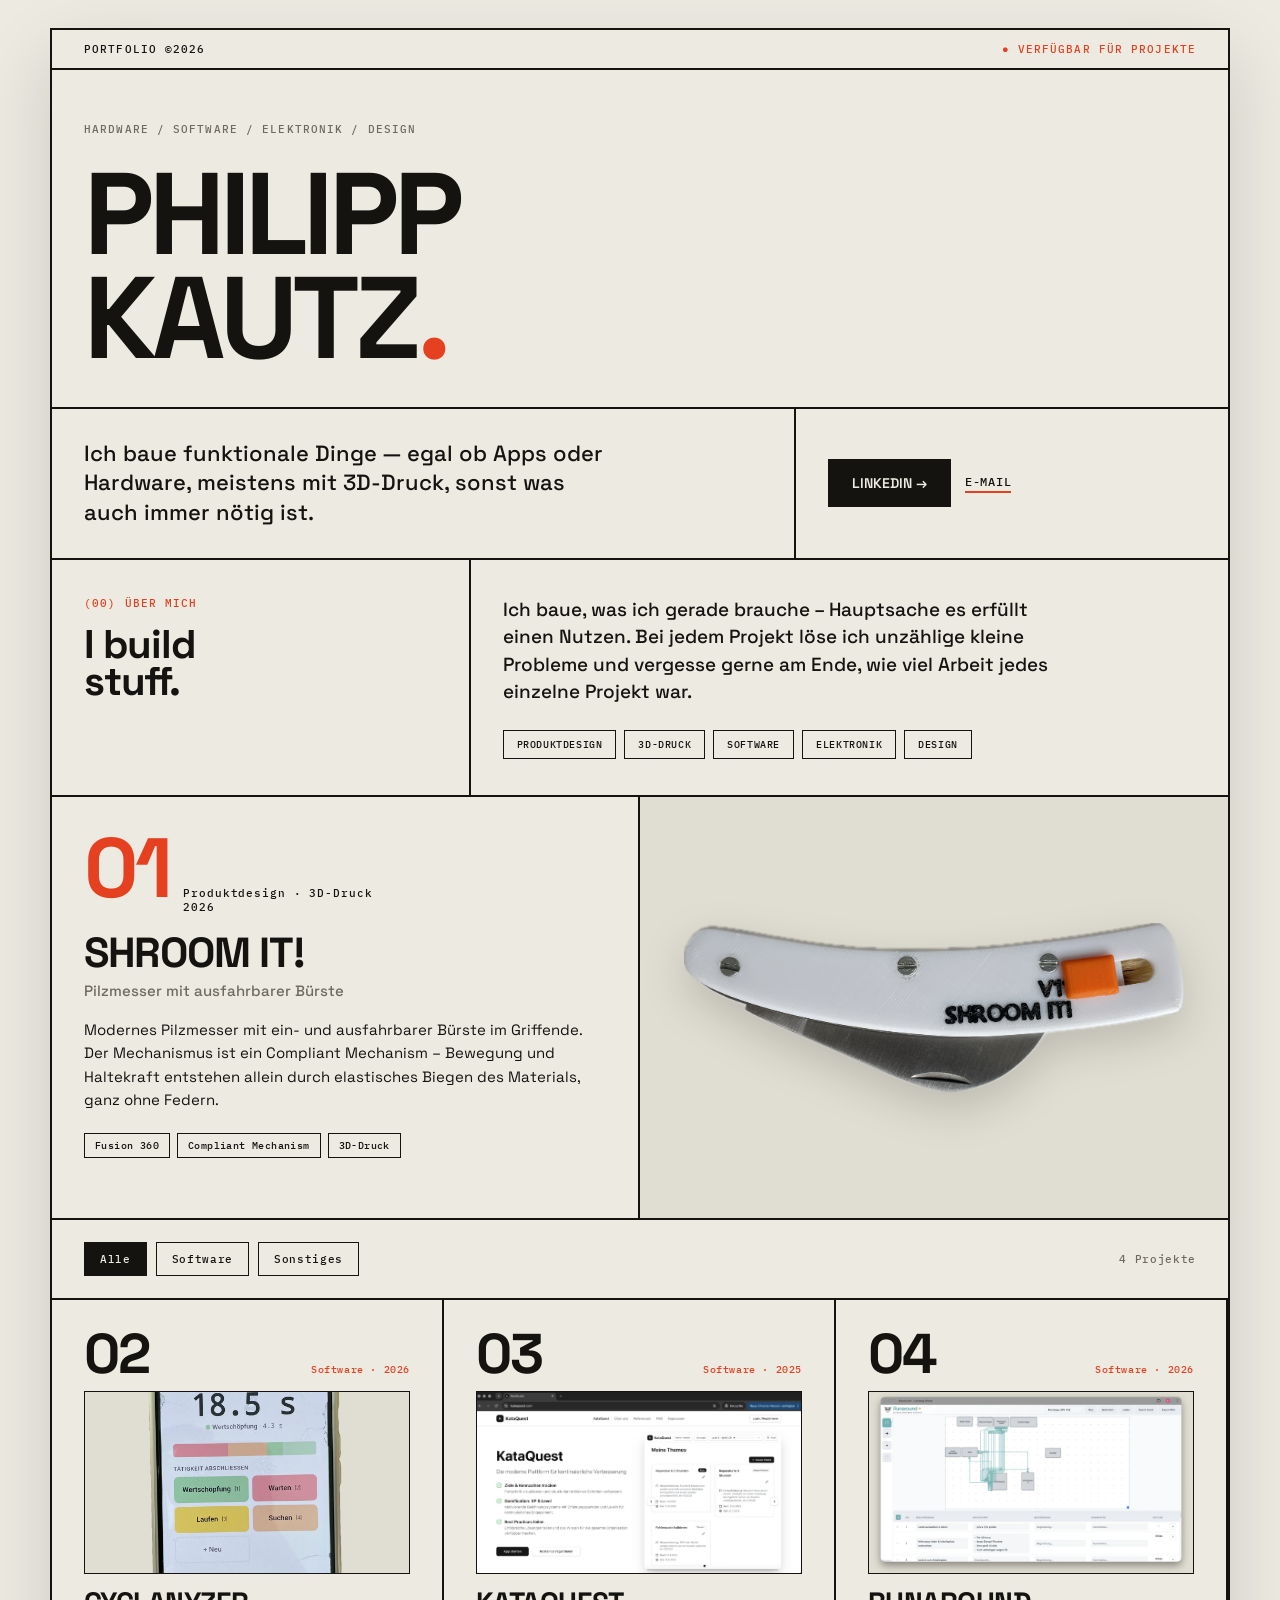
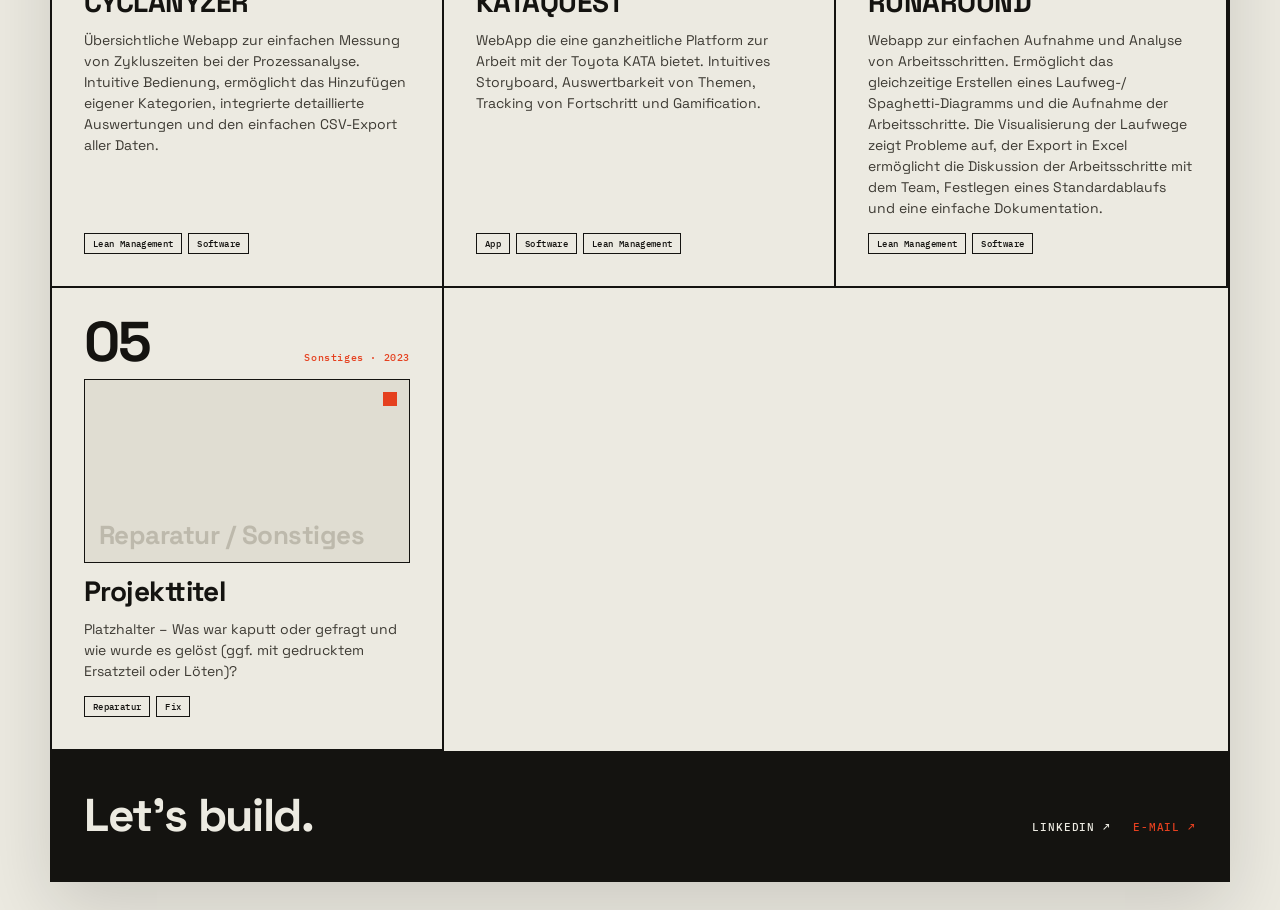
<file: index.html>
<!DOCTYPE html>
<html lang="de">
<head>
<meta charset="UTF-8">
<meta name="viewport" content="width=device-width, initial-scale=1.0">
<title>Philipp Kautz – Portfolio</title>
<meta name="description" content="Projekte von Philipp Kautz – Produktdesign, 3D-Druck, Software, Elektronik und mehr.">
<link rel="preconnect" href="https://fonts.googleapis.com">
<link rel="preconnect" href="https://fonts.gstatic.com" crossorigin>
<link href="https://fonts.googleapis.com/css2?family=IBM+Plex+Mono:wght@400;500;600&family=Space+Grotesk:wght@400;500;600;700&display=swap" rel="stylesheet">
<link rel="stylesheet" href="style.css">
</head>
<body>

<div class="frame">

  <div class="topbar row-b">
    <span>PORTFOLIO ©2026</span>
    <span class="avail">● VERFÜGBAR FÜR PROJEKTE</span>
  </div>

  <!-- HERO – Name & Untertitel hier anpassen -->
  <div class="hero row-b">
    <div class="kicker">HARDWARE / SOFTWARE / ELEKTRONIK / DESIGN</div>
    <h1>PHILIPP<br>KAUTZ<span class="dot">.</span></h1>
  </div>

  <div class="split row-b">
    <div class="a"><p>Ich baue funktionale Dinge — egal ob Apps oder Hardware, meistens mit 3D-Druck, sonst was auch immer nötig ist.</p></div>
    <div class="b">
      <a class="btn" href="https://www.linkedin.com/" target="_blank" rel="noopener">LINKEDIN →</a>
      <a class="link-u" href="mailto:philippkautz@gmail.com">E-MAIL</a>
    </div>
  </div>

  <!-- ÜBER MICH – Bio-Text hier anpassen -->
  <div class="about row-b">
    <div class="a">
      <div class="lbl">(00) ÜBER MICH</div>
      <h2>I build<br>stuff.</h2>
    </div>
    <div class="b">
      <p>Ich baue, was ich gerade brauche – Hauptsache es erfüllt einen Nutzen. Bei jedem Projekt löse ich unzählige kleine Probleme und vergesse gerne am Ende, wie viel Arbeit jedes einzelne Projekt war.</p>
      <div class="chips">
        <span class="chip">PRODUKTDESIGN</span>
        <span class="chip">3D-DRUCK</span>
        <span class="chip">SOFTWARE</span>
        <span class="chip">ELEKTRONIK</span>
        <span class="chip">DESIGN</span>
      </div>
    </div>
  </div>

  <!-- AUSGEWÄHLTES PROJEKT (Fallstudie) – wird automatisch aus den Ordnern befüllt -->
  <div class="featured row-b" id="featured"></div>

  <!-- FILTER – entsteht automatisch aus den Kategorien -->
  <div class="filterbar row-b" id="filterbar"></div>

  <!-- PROJEKT-RASTER – wird automatisch aus den Ordnern befüllt -->
  <div class="grid" id="grid"></div>

  <footer>
    <span class="big">Let's build.</span>
    <div class="flinks">
      <a href="https://www.linkedin.com/" target="_blank" rel="noopener">LINKEDIN ↗</a>
      <a href="mailto:philippkautz@gmail.com">E-MAIL ↗</a>
    </div>
  </footer>

</div>

<script src="common.js"></script>
<script>
/* =============================================================
   PROJEKTE PFLEGST DU IN ORDNERN – NICHT MEHR HIER.
   -------------------------------------------------------------
   Jedes Projekt hat einen Ordner unter "projekte/", darin eine
   "projekt.txt" (Titel, Kategorie, Beschreibung ...) und die Bilder.

   Neues Projekt:
     1. Ordner "projekte/_Vorlage" kopieren, z.B. zu "projekte/Projekt_6".
     2. Bilder hineinlegen und "projekt.txt" ausfüllen.
     3. Ordnernamen in "projekte/liste.txt" ergänzen.

   esc() und parseProjekt() stehen in "common.js" (wird von dieser
   Seite und von projekt.html benutzt). Der Code unten muss
   normalerweise nicht angefasst werden.
   ============================================================= */

const featuredEl = document.getElementById('featured');
const filterbar  = document.getElementById('filterbar');
const grid       = document.getElementById('grid');

let ALL = [], GRID = [], active = "Alle";

function renderFeatured(p){
  if(!p){ featuredEl.style.display = "none"; return; }
  const tags = (p.tags||[]).map(t => `<span class="tag">${esc(t)}</span>`).join("");
  const cta = p.link ? `<a class="cta" href="${esc(p.link)}" target="_blank" rel="noopener">${esc(p.linkText||"Ansehen")} →</a>` : "";
  const img = p.image
    ? `<img src="${esc(p.image)}" alt="${esc(p.title)}">`
    : `<span class="plabel">${esc(p.subtitle||p.title)}</span>`;
  featuredEl.innerHTML = `
    <div class="txt">
      <div class="idx"><span class="n">${esc(p.num||"01")}</span><span class="meta">${esc(p.category)}<br>${esc(p.year||"")}</span></div>
      <h2>${esc(p.title)}</h2>
      <div class="sub">${esc(p.subtitle||"")}</div>
      <p class="desc">${esc(p.desc||"")}</p>
      <div class="tags">${tags}</div>
      ${cta}
    </div>
    <div class="img">${img}</div>`;

  // Ganze Kachel klickbar machen (führt zur Projektseite) – aber echte Links
  // innerhalb der Kachel (z.B. der externe CTA-Link) sollen normal funktionieren.
  featuredEl.style.cursor = "pointer";
  featuredEl.onclick = (e) => {
    if(e.target.closest("a")) return;
    window.location.href = "projekt.html?p=" + encodeURIComponent(p.folder);
  };
}

function currentList(){
  return active === "Alle" ? GRID : GRID.filter(p => p.category === active);
}

function renderFilters(){
  const cats = ["Alle", ...Array.from(new Set(GRID.map(p => p.category)))];
  filterbar.innerHTML = "";
  cats.forEach(cat => {
    const b = document.createElement('button');
    b.className = 'fbtn' + (cat === active ? ' on' : '');
    b.textContent = cat;
    b.onclick = () => { active = cat; renderFilters(); renderGrid(); };
    filterbar.appendChild(b);
  });
  const n = currentList().length;
  const c = document.createElement('span');
  c.className = 'count';
  c.textContent = n + (n === 1 ? " Projekt" : " Projekte");
  filterbar.appendChild(c);
}

function renderGrid(){
  grid.innerHTML = currentList().map(p => {
    const thumb = p.image
      ? `<div class="thumb"><img src="${esc(p.image)}" alt="${esc(p.title)}" loading="lazy"></div>`
      : `<div class="ph"><span class="sq"></span><span class="plabel">${esc(p.subtitle||p.title)}</span></div>`;
    const tags = (p.tags||[]).map(t => `<span class="ctag">${esc(t)}</span>`).join("");
    return `
      <a class="card" href="projekt.html?p=${encodeURIComponent(p.folder)}">
        <div class="top"><span class="n">${esc(p.num||"")}</span><span class="cat">${esc(p.category)} · ${esc(p.year||"")}</span></div>
        ${thumb}
        <h3>${esc(p.title)}</h3>
        <p class="cdesc">${esc(p.desc||"")}</p>
        <div class="ctags">${tags}</div>
      </a>`;
  }).join("");
}

function boot(projects){
  ALL = projects;
  const featured = projects.find(p => p.featured) || projects[0];
  GRID = projects.filter(p => p !== featured);
  renderFeatured(featured);
  renderFilters();
  renderGrid();
}

async function load(){
  try{
    const projects = await loadAllProjects();
    if(!projects.length) throw 0;
    boot(projects);
  }catch(e){
    featuredEl.style.display = "none";
    filterbar.style.display = "none";
    grid.innerHTML = '<div class="notice">Die Projekte konnten nicht geladen werden.<br><br>Das ist normal, wenn die Seite per <b>Doppelklick</b> (file://) geöffnet wird – der Browser darf dann keine Ordner-Dateien lesen.<br><br>Öffne die Seite über <b>GitHub Pages</b> oder einen kleinen lokalen Server, z.&nbsp;B. im Ordner <code>site/</code>:<br><br><code>python -m http.server</code><br><br>und dann <code>http://localhost:8000</code> aufrufen.</div>';
  }
}

load();
</script>
</body>
</html>
</file>
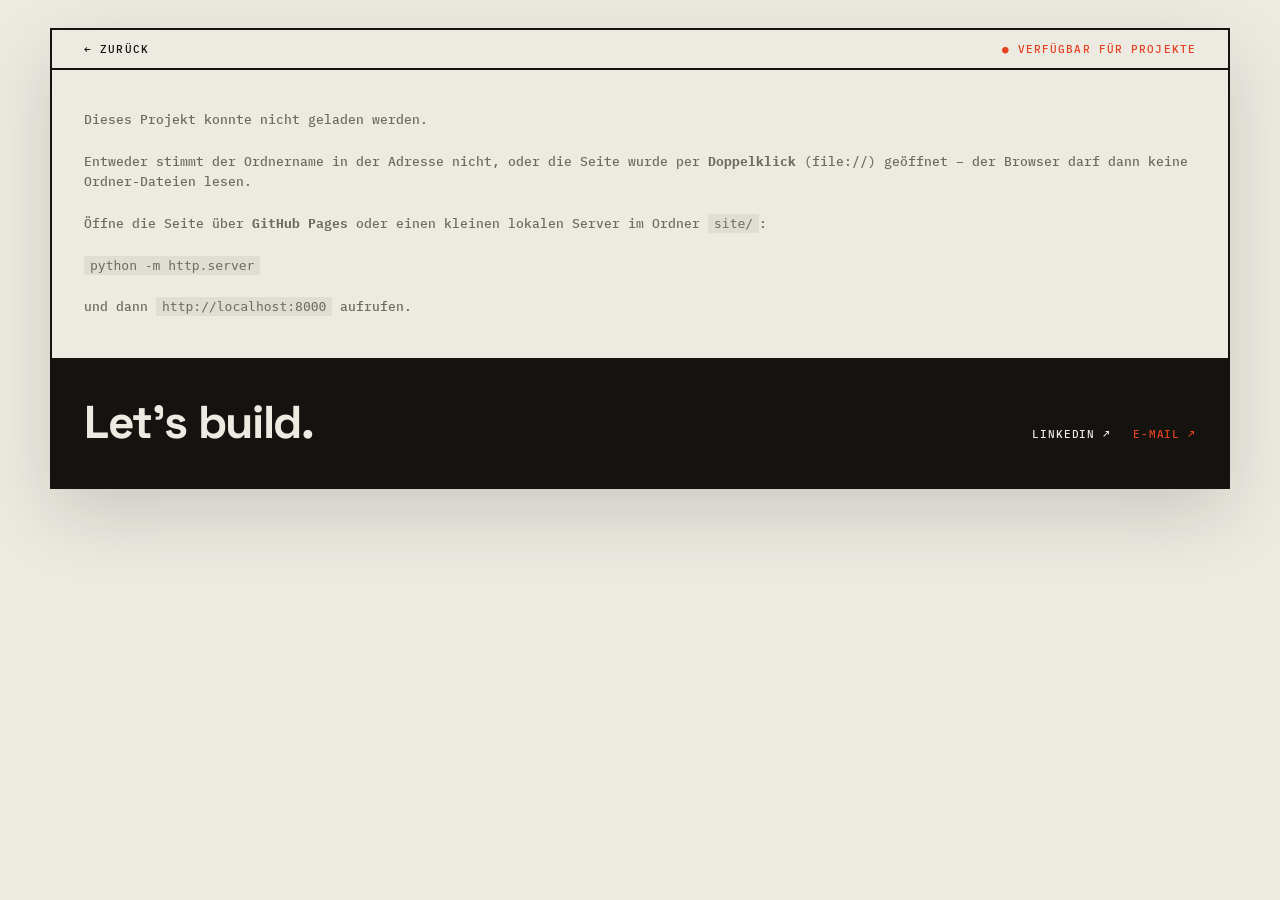
<file: projekt.html>
<!DOCTYPE html>
<html lang="de">
<head>
<meta charset="UTF-8">
<meta name="viewport" content="width=device-width, initial-scale=1.0">
<title id="pagetitle">Projekt – Philipp Kautz</title>
<meta name="description" id="pagedesc" content="Projekt von Philipp Kautz.">
<link rel="preconnect" href="https://fonts.googleapis.com">
<link rel="preconnect" href="https://fonts.gstatic.com" crossorigin>
<link href="https://fonts.googleapis.com/css2?family=IBM+Plex+Mono:wght@400;500;600&family=Space+Grotesk:wght@400;500;600;700&display=swap" rel="stylesheet">
<link rel="stylesheet" href="style.css">
</head>
<body>

<div class="frame">

  <div class="topbar row-b">
    <a class="back" href="index.html">← ZURÜCK</a>
    <span class="avail">● VERFÜGBAR FÜR PROJEKTE</span>
  </div>

  <!-- Wird per JS aus der jeweiligen projekt.txt befüllt -->
  <div id="detail"></div>

  <footer>
    <span class="big">Let's build.</span>
    <div class="flinks">
      <a href="https://www.linkedin.com/" target="_blank" rel="noopener">LINKEDIN ↗</a>
      <a href="mailto:philippkautz@gmail.com">E-MAIL ↗</a>
    </div>
  </footer>

</div>

<script src="common.js"></script>
<script>
/* =============================================================
   PROJEKT-DETAILSEITE
   -------------------------------------------------------------
   Wird aufgerufen als projekt.html?p=Projekt_1 (Ordnername).
   Lädt die passende projekt.txt + alle Bilder aus dem Ordner
   und zeigt die volle Fallstudie inkl. aller Bilder.
   ============================================================= */

const detailEl = document.getElementById('detail');

function showNotFound(){
  detailEl.innerHTML = '<div class="notice">Dieses Projekt konnte nicht geladen werden.<br><br>Entweder stimmt der Ordnername in der Adresse nicht, oder die Seite wurde per <b>Doppelklick</b> (file://) geöffnet – der Browser darf dann keine Ordner-Dateien lesen.<br><br>Öffne die Seite über <b>GitHub Pages</b> oder einen kleinen lokalen Server im Ordner <code>site/</code>:<br><br><code>python -m http.server</code><br><br>und dann <code>http://localhost:8000</code> aufrufen.</div>';
}

// Baut das Karussell-HTML: 1. Bild sichtbar, restliche Bilder verdeckt.
// Pfeile/Punkte erscheinen nur, wenn es mehr als ein Bild gibt.
function buildCarousel(p){
  if(!(p.images && p.images.length)) return "";
  const slides = p.images.map((src, i) =>
    `<img class="cslide${i === 0 ? ' active' : ''}" src="${esc(src)}" alt="${esc(p.title)} – Bild ${i+1} von ${p.images.length}" loading="${i === 0 ? 'eager' : 'lazy'}">`
  ).join("");
  if(p.images.length === 1){
    return `<div class="carousel"><div class="cslides">${slides}</div></div>`;
  }
  const dots = p.images.map((_, i) => `<button class="cdot${i === 0 ? ' active' : ''}" type="button" data-i="${i}" aria-label="Bild ${i+1}"></button>`).join("");
  return `
    <div class="carousel">
      <div class="cslides">${slides}</div>
      <button class="cnav cprev" type="button" aria-label="Vorheriges Bild">‹</button>
      <button class="cnav cnext" type="button" aria-label="Nächstes Bild">›</button>
      <span class="ccount">1 / ${p.images.length}</span>
      <div class="cdots">${dots}</div>
    </div>`;
}

// Aktiviert Klick-Navigation, Punkte und Pfeiltasten für ein gerendertes Karussell.
function initCarousel(){
  const carousel = detailEl.querySelector('.carousel');
  if(!carousel) return;
  const slides = Array.from(carousel.querySelectorAll('.cslide'));
  const dots = Array.from(carousel.querySelectorAll('.cdot'));
  const countEl = carousel.querySelector('.ccount');
  let idx = 0;

  function show(i){
    idx = (i + slides.length) % slides.length;
    slides.forEach((s, j) => s.classList.toggle('active', j === idx));
    dots.forEach((d, j) => d.classList.toggle('active', j === idx));
    if(countEl) countEl.textContent = (idx + 1) + ' / ' + slides.length;
  }

  carousel.querySelector('.cprev')?.addEventListener('click', () => show(idx - 1));
  carousel.querySelector('.cnext')?.addEventListener('click', () => show(idx + 1));
  dots.forEach(d => d.addEventListener('click', () => show(Number(d.dataset.i))));

  if(slides.length > 1){
    carousel.tabIndex = 0;
    carousel.addEventListener('keydown', e => {
      if(e.key === 'ArrowLeft'){ show(idx - 1); }
      if(e.key === 'ArrowRight'){ show(idx + 1); }
    });
  }
}

function renderDetail(p){
  document.title = p.title + ' – Philipp Kautz';
  const descMeta = document.getElementById('pagedesc');
  if(descMeta) descMeta.setAttribute('content', (p.desc || p.subtitle || p.title));

  const tags = (p.tags||[]).map(t => `<span class="tag">${esc(t)}</span>`).join("");
  const cta = p.link ? `<a class="cta" href="${esc(p.link)}" target="_blank" rel="noopener">${esc(p.linkText||"Ansehen")} →</a>` : "";
  const carousel = buildCarousel(p);

  detailEl.innerHTML = `
    <div class="detail row-b">
      <div class="dkicker">${esc(p.category)}${p.year ? ' · ' + esc(p.year) : ''}</div>
      <h1>${esc(p.title)}</h1>
      <div class="sub">${esc(p.subtitle||"")}</div>
      <div class="tags">${tags}</div>
      <p class="desc">${esc(p.desc||"")}</p>
      ${cta}
    </div>
    ${carousel}`;

  initCarousel();
}

async function load(){
  const params = new URLSearchParams(location.search);
  const folder = params.get('p');
  if(!folder){ showNotFound(); return; }
  try{
    const txt = await fetch("projekte/" + folder + "/projekt.txt").then(r => { if(!r.ok) throw 0; return r.text(); });
    const p = parseProjekt(txt, folder);
    if(!p.title) throw 0;
    renderDetail(p);
  }catch(e){
    showNotFound();
  }
}

load();
</script>
</body>
</html>
</file>
<file: style.css>
/* =========================================================
   FARBE ANPASSEN: einfach --red unten ändern.
   Diese Datei wird von index.html UND projekt.html eingebunden.
   ========================================================= */
:root{
  --red:#e5401f;      /* Akzentfarbe */
  --ink:#141310;      /* Schrift / Linien */
  --paper:#eceae1;    /* Hintergrund */
  --panel:#e0ddd2;    /* Bildflächen */
  --dim:#6f6b60;      /* gedämpfte Schrift */
  --mono:'IBM Plex Mono',ui-monospace,monospace;
  --sans:'Space Grotesk',system-ui,sans-serif;
}
*{box-sizing:border-box;margin:0;padding:0}
body{background:var(--paper);color:var(--ink);font-family:var(--sans);-webkit-font-smoothing:antialiased}
a{color:inherit}
button{font-family:inherit}

.frame{max-width:1180px;margin:28px auto;border:2px solid var(--ink);background:var(--paper);box-shadow:0 26px 70px rgba(0,0,0,.14)}
.row-b{border-bottom:2px solid var(--ink)}

.topbar{display:flex;justify-content:space-between;align-items:center;padding:12px 32px;font:500 11px var(--mono);letter-spacing:.1em}
.topbar .avail{color:var(--red)}
.topbar .back{text-decoration:none}
.topbar .back:hover{color:var(--red)}

.hero{padding:52px 32px 36px}
.hero .kicker{font:500 11px var(--mono);letter-spacing:.1em;color:var(--dim);margin-bottom:26px}
.hero h1{font:700 clamp(52px,11vw,116px)/.9 var(--sans);letter-spacing:-.045em}
.hero h1 .dot{color:var(--red)}

.split{display:flex;flex-wrap:wrap}
.split .a{flex:2 1 380px;padding:30px 32px;border-right:2px solid var(--ink)}
.split .a p{font:500 22px/1.35 var(--sans);max-width:520px}
.split .b{flex:1 1 250px;padding:30px 32px;display:flex;gap:14px;align-items:center;flex-wrap:wrap}
.btn{background:var(--ink);color:var(--paper);padding:15px 24px;font:600 14px var(--sans);text-decoration:none;transition:background .15s}
.btn:hover{background:var(--red)}
.link-u{font:500 12px var(--mono);letter-spacing:.06em;text-decoration:none;border-bottom:2px solid var(--red);padding-bottom:2px}

.about{display:flex;flex-wrap:wrap}
.about .a{flex:1 1 250px;padding:36px 32px;border-right:2px solid var(--ink)}
.about .a .lbl{font:500 11px var(--mono);letter-spacing:.1em;color:var(--red);margin-bottom:16px}
.about .a h2{font:700 40px/.94 var(--sans);letter-spacing:-.03em}
.about .b{flex:2 1 420px;padding:36px 32px}
.about .b p{font:500 19px/1.45 var(--sans);max-width:580px;margin-bottom:24px}
.about .b p .em{color:var(--red)}
.chips{display:flex;flex-wrap:wrap;gap:8px}
.chip{font:500 10px var(--mono);letter-spacing:.06em;padding:7px 13px;border:1.5px solid var(--ink)}

.featured{display:flex;flex-wrap:wrap}
.featured .txt{flex:1 1 380px;padding:38px 32px;border-right:2px solid var(--ink)}
.featured .idx{display:flex;align-items:baseline;gap:14px;margin-bottom:18px}
.featured .idx .n{font:700 84px/.8 var(--sans);letter-spacing:-.04em;color:var(--red)}
.featured .idx .meta{font:500 11px var(--mono);letter-spacing:.08em}
.featured h2{font:700 42px/.98 var(--sans);letter-spacing:-.03em;margin-bottom:8px}
.featured .sub{font:500 15px var(--sans);color:var(--dim);margin-bottom:18px}
.featured .desc{font:400 15px/1.55 var(--sans);margin-bottom:22px;white-space:pre-line}
.featured .tags{display:flex;flex-wrap:wrap;gap:7px;margin-bottom:22px}
.featured .tag{font:500 10px var(--mono);letter-spacing:.04em;padding:5px 10px;border:1.5px solid var(--ink)}
.featured .cta{font:600 13px var(--sans);text-decoration:none;border-bottom:2px solid var(--red);padding-bottom:3px}
.featured .img{flex:1 1 380px;background:var(--panel);display:flex;align-items:center;justify-content:center;padding:44px;min-height:340px}
.featured .img img{width:100%;max-height:300px;object-fit:contain;filter:drop-shadow(0 16px 22px rgba(0,0,0,.16))}
.featured .img .plabel{font:700 32px/.95 var(--sans);letter-spacing:-.02em;color:#bdb9ac;text-align:center}

.filterbar{display:flex;gap:9px;flex-wrap:wrap;align-items:center;padding:22px 32px}
.fbtn{font:500 11px var(--mono);letter-spacing:.06em;padding:9px 15px;border:1.5px solid var(--ink);background:transparent;color:var(--ink);cursor:pointer;transition:background .12s,color .12s}
.fbtn:hover{background:var(--panel)}
.fbtn.on{background:var(--ink);color:var(--paper)}
.count{margin-left:auto;font:500 11px var(--mono);letter-spacing:.06em;color:var(--dim)}

.grid{display:grid;grid-template-columns:repeat(auto-fill,minmax(340px,1fr))}
.card{padding:32px;border-right:2px solid var(--ink);border-bottom:2px solid var(--ink);display:flex;flex-direction:column;gap:14px;background:var(--paper);transition:background .15s;text-decoration:none;cursor:pointer}
.card:hover{background:#e4e1d6}
.card .top{display:flex;align-items:baseline;justify-content:space-between}
.card .top .n{font:700 56px/.8 var(--sans);letter-spacing:-.04em}
.card .top .cat{font:500 10px var(--mono);letter-spacing:.06em;color:var(--red);text-align:right}
.card .thumb{aspect-ratio:16/9;border:1.5px solid var(--ink);overflow:hidden;background:var(--panel);display:flex;gap:2px}
.card .thumb img{flex:1 1 0;min-width:0;width:100%;height:100%;object-fit:cover;display:block}
.card .ph{aspect-ratio:16/9;background:var(--panel);border:1.5px solid var(--ink);display:flex;flex-direction:column;justify-content:flex-end;padding:14px;position:relative}
.card .ph .sq{position:absolute;top:12px;right:12px;width:14px;height:14px;background:var(--red)}
.card .ph .plabel{font:700 26px/.95 var(--sans);letter-spacing:-.02em;color:#bdb9ac}
.card h3{font:700 28px/1 var(--sans);letter-spacing:-.02em}
.card .cdesc{font:400 14px/1.5 var(--sans);color:#3d3a33;flex:1;white-space:pre-line}
.card .ctags{display:flex;flex-wrap:wrap;gap:6px}
.card .ctag{font:500 9px var(--mono);letter-spacing:.04em;padding:4px 8px;border:1px solid var(--ink)}
.card .clink{font:600 12px var(--sans);text-decoration:none;border-bottom:2px solid var(--red);padding-bottom:2px;align-self:flex-start}

/* ---- Projekt-Detailseite (projekt.html) ---- */
.detail{padding:44px 32px}
.detail .dkicker{font:500 11px var(--mono);letter-spacing:.1em;color:var(--red);margin-bottom:18px}
.detail h1{font:700 clamp(36px,6vw,64px)/.98 var(--sans);letter-spacing:-.03em;margin-bottom:10px}
.detail .sub{font:500 18px var(--sans);color:var(--dim);margin-bottom:22px}
.detail .tags{display:flex;flex-wrap:wrap;gap:7px;margin-bottom:24px}
.detail .tag{font:500 10px var(--mono);letter-spacing:.04em;padding:5px 10px;border:1.5px solid var(--ink)}
.detail .desc{font:400 16px/1.65 var(--sans);max-width:760px;margin-bottom:28px;white-space:pre-line}
.detail .cta{font:600 13px var(--sans);text-decoration:none;border-bottom:2px solid var(--red);padding-bottom:3px}

.carousel{position:relative;border-top:2px solid var(--ink);background:#e1ddd2;outline:none}
.carousel .cslides{position:relative;height:clamp(300px,55vw,560px);background:#e1ddd2}
.carousel .cslide{position:absolute;inset:0;width:100%;height:100%;object-fit:contain;background:#e1ddd2;opacity:0;transition:opacity .25s ease;pointer-events:none}
.carousel .cslide.active{opacity:1;pointer-events:auto}
.carousel .cnav{position:absolute;top:50%;transform:translateY(-50%);width:44px;height:44px;border:1.5px solid var(--ink);background:var(--paper);color:var(--ink);font:600 20px var(--sans);line-height:1;cursor:pointer;display:flex;align-items:center;justify-content:center;transition:background .15s,color .15s}
.carousel .cnav:hover{background:var(--red);border-color:var(--red);color:var(--paper)}
.carousel .cprev{left:16px}
.carousel .cnext{right:16px}
.carousel .cdots{position:absolute;bottom:14px;left:0;right:0;display:flex;justify-content:center;gap:8px}
.carousel .cdot{width:8px;height:8px;border-radius:50%;background:var(--ink);opacity:.3;cursor:pointer;border:none;padding:0}
.carousel .cdot.active{opacity:1;background:var(--red)}
.carousel .ccount{position:absolute;top:14px;right:16px;font:500 10px var(--mono);letter-spacing:.06em;background:var(--paper);border:1.5px solid var(--ink);padding:4px 8px}

.notice{padding:40px 32px;font:500 13px/1.6 var(--mono);color:var(--dim)}
.notice code{background:var(--panel);padding:2px 6px}

footer{background:var(--ink);color:var(--paper);padding:44px 32px;display:flex;justify-content:space-between;align-items:baseline;flex-wrap:wrap;gap:20px}
footer .big{font:700 46px/.9 var(--sans);letter-spacing:-.03em}
footer .flinks{display:flex;gap:22px;font:500 11px var(--mono);letter-spacing:.08em}
footer a{text-decoration:none}
footer .flinks a:last-child{color:var(--red)}
</file>
